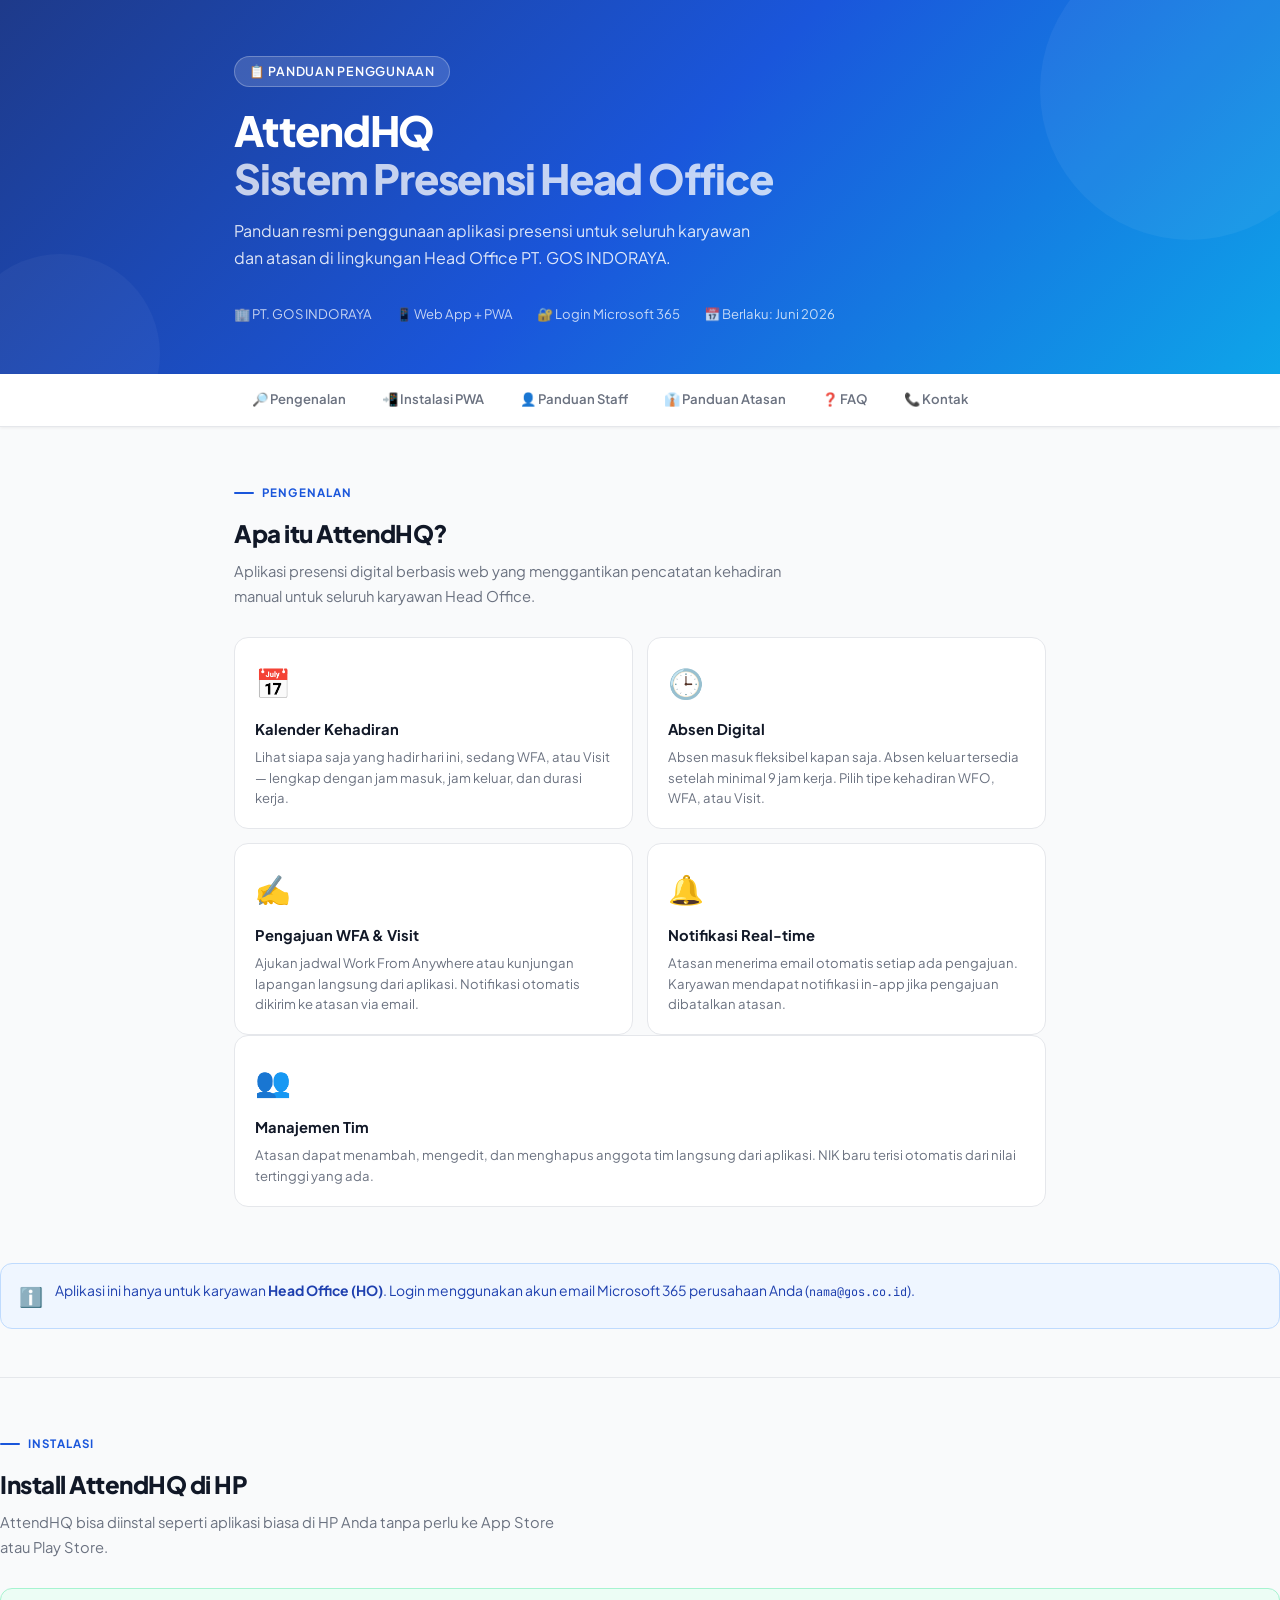
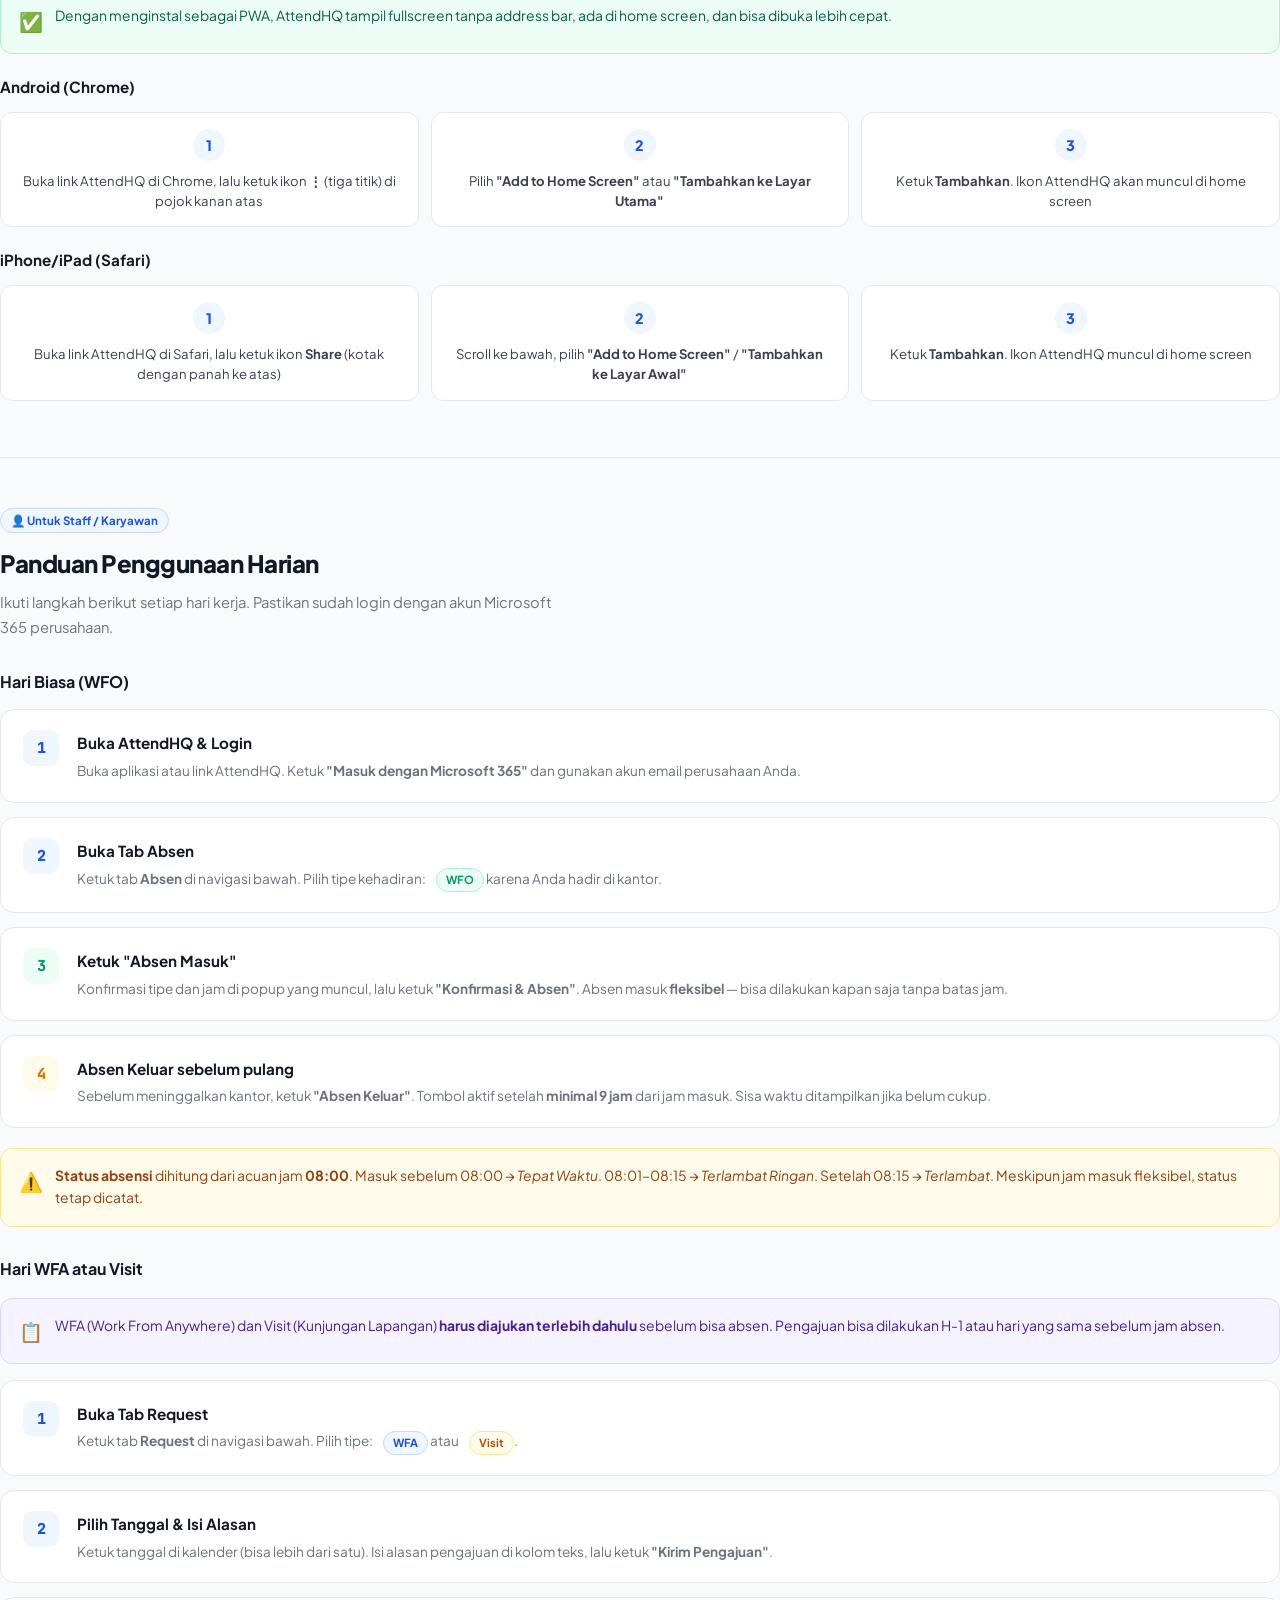
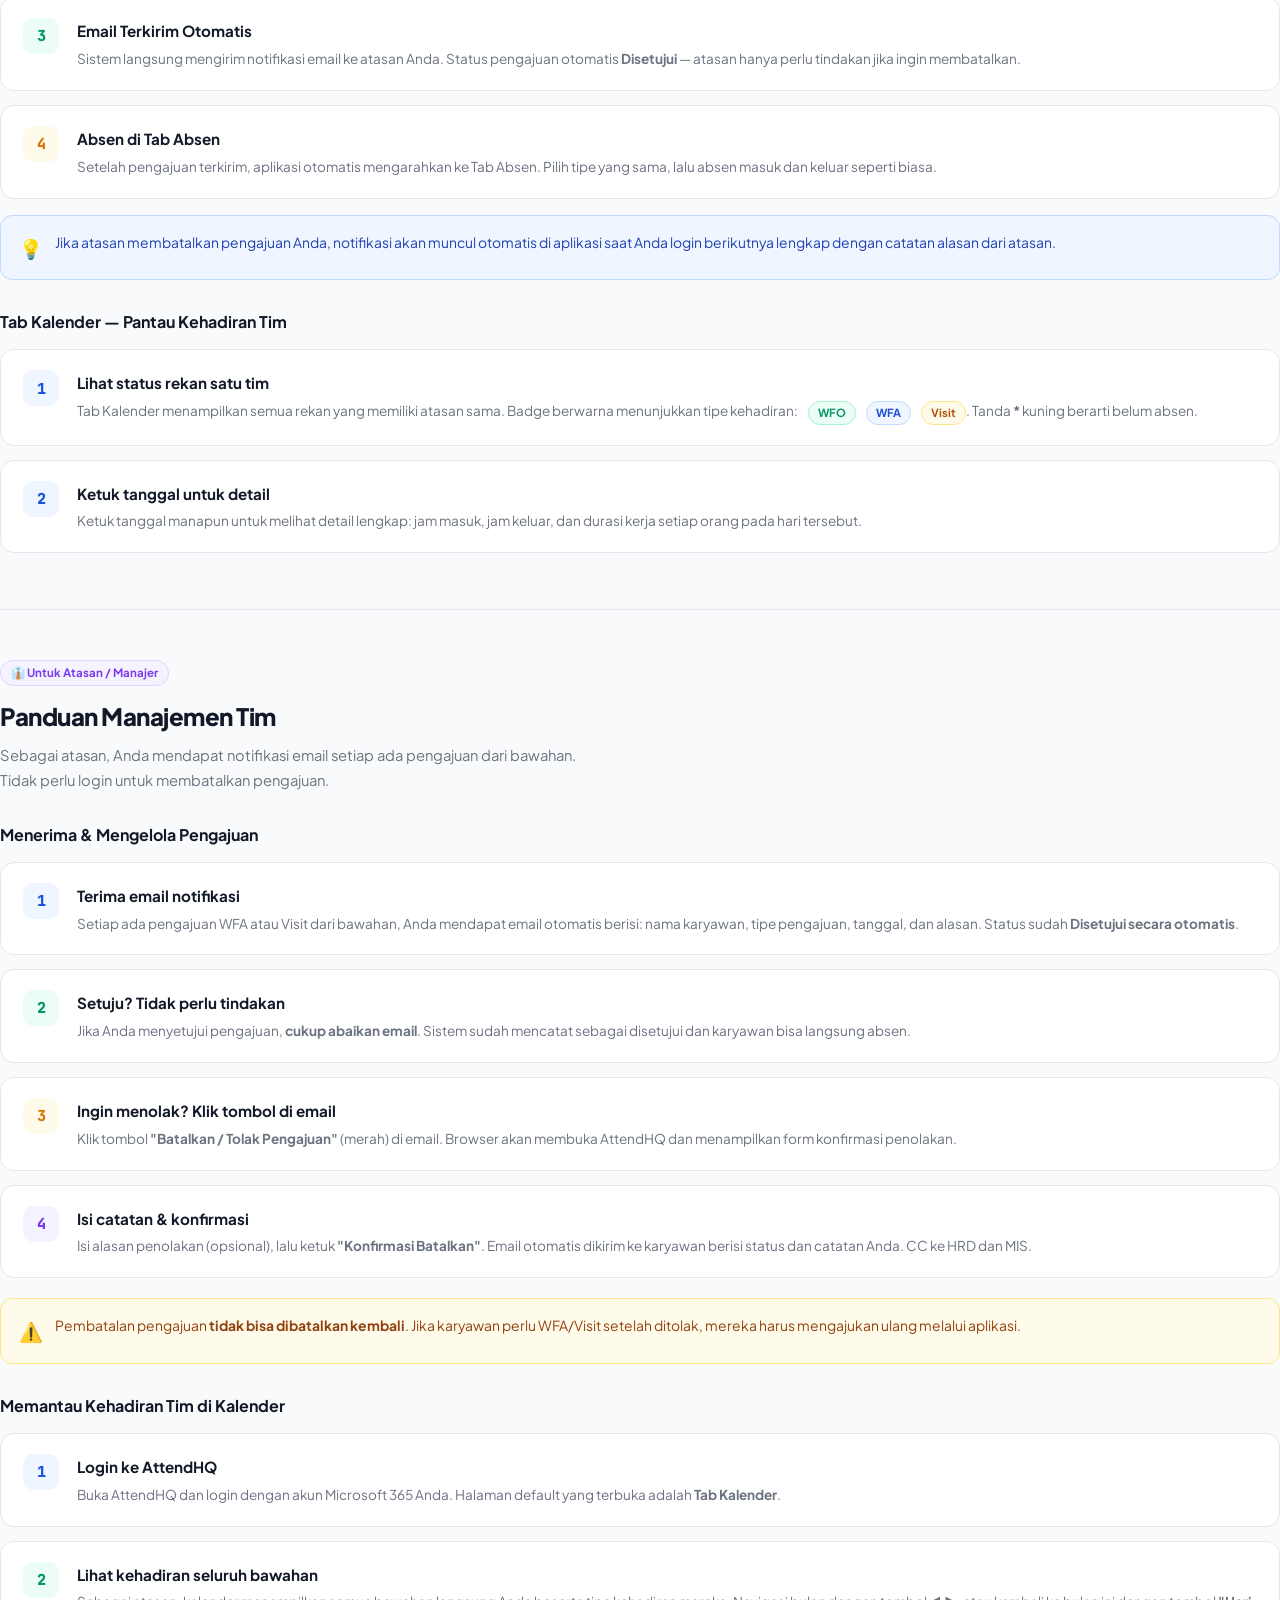
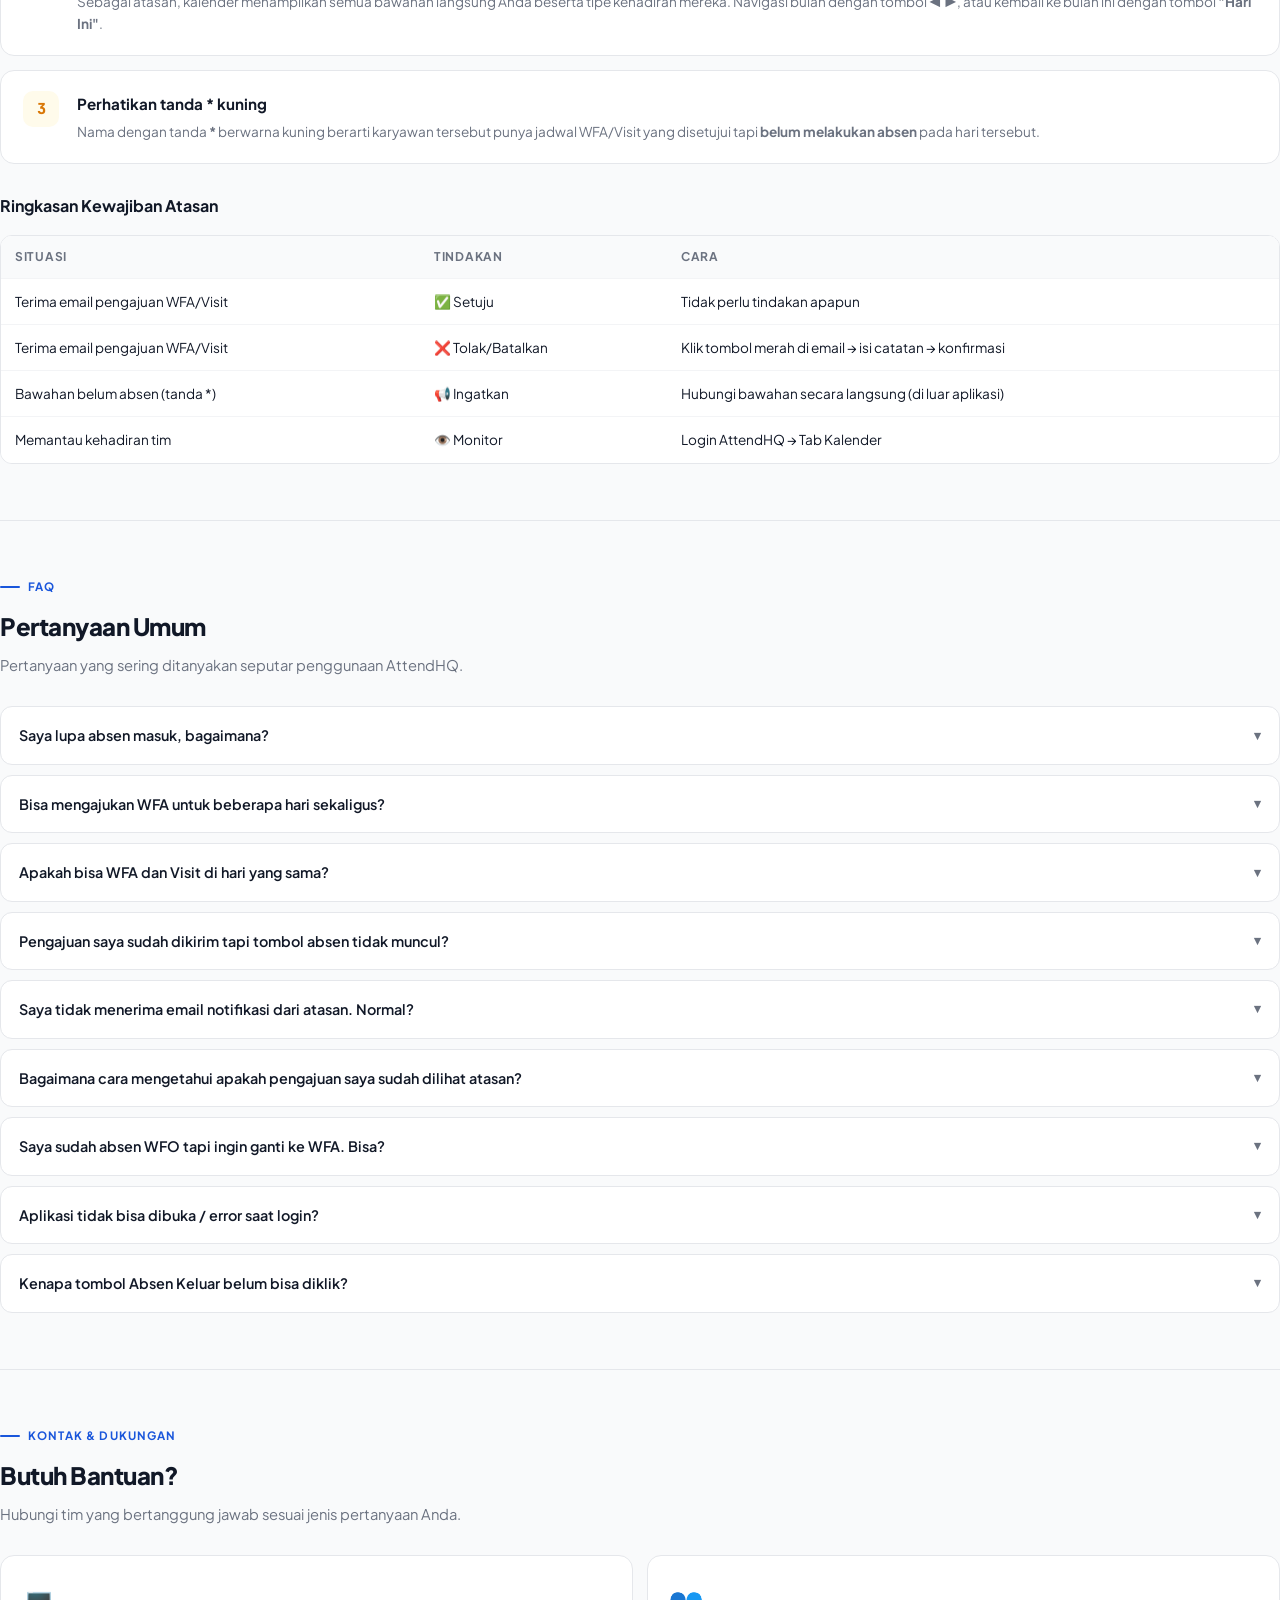
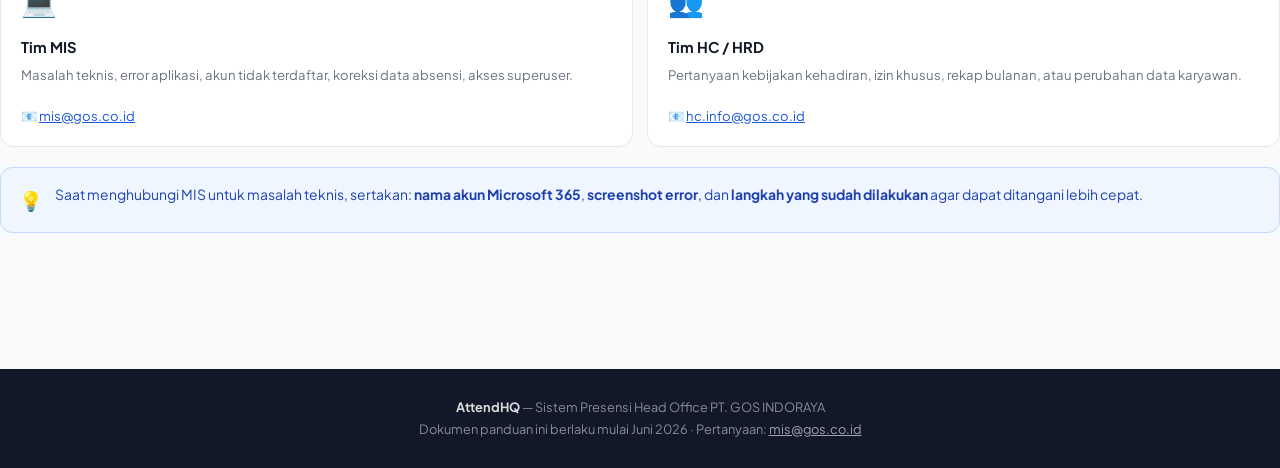
<file: panduan-attendhq.html>
<!DOCTYPE html>
<html lang="id">
<head>
<meta charset="UTF-8">
<meta name="viewport" content="width=device-width, initial-scale=1.0">
<title>Panduan AttendHQ — PT. GOS INDORAYA</title>
<style>
  @import url('https://fonts.googleapis.com/css2?family=Plus+Jakarta+Sans:wght@300;400;500;600;700;800&family=JetBrains+Mono:wght@400;500&display=swap');

  :root {
    --primary: #1a56db;
    --primary-light: #eff6ff;
    --primary-mid: #bfdbfe;
    --accent: #0ea5e9;
    --green: #059669;
    --green-light: #ecfdf5;
    --orange: #d97706;
    --orange-light: #fffbeb;
    --red: #dc2626;
    --red-light: #fef2f2;
    --purple: #7c3aed;
    --purple-light: #f5f3ff;
    --gray-50: #f9fafb;
    --gray-100: #f3f4f6;
    --gray-200: #e5e7eb;
    --gray-300: #d1d5db;
    --gray-500: #6b7280;
    --gray-700: #374151;
    --gray-900: #111827;
    --font: 'Plus Jakarta Sans', sans-serif;
    --mono: 'JetBrains Mono', monospace;
  }

  *, *::before, *::after { box-sizing: border-box; margin: 0; padding: 0; }

  body {
    font-family: var(--font);
    background: var(--gray-50);
    color: var(--gray-900);
    line-height: 1.7;
    font-size: 15px;
  }

  /* ---- PRINT ---- */
  @media print {
    .no-print { display: none !important; }
    body { background: white; font-size: 13px; }
    .section { page-break-inside: avoid; }
    .hero { background: var(--primary) !important; -webkit-print-color-adjust: exact; print-color-adjust: exact; }
  }

  /* ---- LAYOUT ---- */
  .container { max-width: 860px; margin: 0 auto; padding: 0 24px; }

  /* ---- HERO ---- */
  .hero {
    background: linear-gradient(135deg, #1e3a8a 0%, #1a56db 50%, #0ea5e9 100%);
    color: white;
    padding: 56px 0 48px;
    position: relative;
    overflow: hidden;
  }

  .hero::before {
    content: '';
    position: absolute;
    top: -60px; right: -60px;
    width: 300px; height: 300px;
    border-radius: 50%;
    background: rgba(255,255,255,0.05);
  }

  .hero::after {
    content: '';
    position: absolute;
    bottom: -80px; left: -40px;
    width: 200px; height: 200px;
    border-radius: 50%;
    background: rgba(255,255,255,0.04);
  }

  .hero-badge {
    display: inline-flex;
    align-items: center;
    gap: 6px;
    background: rgba(255,255,255,0.15);
    border: 1px solid rgba(255,255,255,0.25);
    border-radius: 100px;
    padding: 4px 14px;
    font-size: 0.78rem;
    font-weight: 600;
    letter-spacing: 0.06em;
    text-transform: uppercase;
    margin-bottom: 20px;
  }

  .hero-title {
    font-size: 2.6rem;
    font-weight: 800;
    letter-spacing: -0.03em;
    line-height: 1.15;
    margin-bottom: 14px;
  }

  .hero-title span { opacity: 0.75; }

  .hero-sub {
    font-size: 1rem;
    opacity: 0.85;
    max-width: 520px;
    margin-bottom: 32px;
  }

  .hero-meta {
    display: flex;
    gap: 24px;
    flex-wrap: wrap;
  }

  .hero-meta-item {
    font-size: 0.82rem;
    opacity: 0.75;
    display: flex;
    align-items: center;
    gap: 6px;
  }

  /* ---- TOC ---- */
  .toc-bar {
    background: white;
    border-bottom: 1px solid var(--gray-200);
    padding: 0;
    position: sticky;
    top: 0;
    z-index: 50;
    box-shadow: 0 1px 3px rgba(0,0,0,0.06);
  }

  .toc-inner {
    display: flex;
    gap: 0;
    overflow-x: auto;
    scrollbar-width: none;
  }

  .toc-inner::-webkit-scrollbar { display: none; }

  .toc-link {
    display: flex;
    align-items: center;
    gap: 7px;
    padding: 14px 18px;
    font-size: 0.82rem;
    font-weight: 600;
    color: var(--gray-500);
    text-decoration: none;
    white-space: nowrap;
    border-bottom: 2px solid transparent;
    transition: all 0.15s;
    flex-shrink: 0;
  }

  .toc-link:hover { color: var(--primary); border-bottom-color: var(--primary-mid); }

  /* ---- MAIN ---- */
  .main { padding: 48px 0 80px; }

  /* ---- SECTION ---- */
  .section { margin-bottom: 56px; }

  .section-label {
    display: inline-flex;
    align-items: center;
    gap: 8px;
    font-size: 0.72rem;
    font-weight: 700;
    letter-spacing: 0.1em;
    text-transform: uppercase;
    color: var(--primary);
    margin-bottom: 10px;
  }

  .section-label::before {
    content: '';
    display: block;
    width: 20px;
    height: 2px;
    background: var(--primary);
    border-radius: 2px;
  }

  .section-title {
    font-size: 1.5rem;
    font-weight: 800;
    letter-spacing: -0.02em;
    color: var(--gray-900);
    margin-bottom: 6px;
  }

  .section-desc {
    color: var(--gray-500);
    font-size: 0.92rem;
    margin-bottom: 28px;
    max-width: 580px;
  }

  /* ---- AUDIENCE TABS ---- */
  .audience-tabs {
    display: flex;
    gap: 10px;
    margin-bottom: 28px;
    flex-wrap: wrap;
  }

  .aud-tab {
    padding: 8px 18px;
    border-radius: 100px;
    font-size: 0.82rem;
    font-weight: 700;
    cursor: pointer;
    border: 2px solid var(--gray-200);
    background: white;
    color: var(--gray-500);
    transition: all 0.15s;
  }

  .aud-tab.active-staff { border-color: var(--primary); background: var(--primary-light); color: var(--primary); }
  .aud-tab.active-manager { border-color: var(--purple); background: var(--purple-light); color: var(--purple); }

  /* ---- STEP CARDS ---- */
  .steps { display: flex; flex-direction: column; gap: 14px; }

  .step-card {
    background: white;
    border: 1px solid var(--gray-200);
    border-radius: 14px;
    padding: 20px 22px;
    display: flex;
    gap: 18px;
    align-items: flex-start;
    transition: box-shadow 0.15s;
  }

  .step-card:hover { box-shadow: 0 4px 16px rgba(0,0,0,0.07); }

  .step-num {
    width: 36px;
    height: 36px;
    border-radius: 10px;
    background: var(--primary-light);
    color: var(--primary);
    font-weight: 800;
    font-size: 0.95rem;
    display: flex;
    align-items: center;
    justify-content: center;
    flex-shrink: 0;
    font-family: var(--mono);
  }

  .step-num.green { background: var(--green-light); color: var(--green); }
  .step-num.orange { background: var(--orange-light); color: var(--orange); }
  .step-num.purple { background: var(--purple-light); color: var(--purple); }

  .step-body { flex: 1; min-width: 0; }

  .step-title {
    font-weight: 700;
    font-size: 0.95rem;
    margin-bottom: 4px;
    color: var(--gray-900);
  }

  .step-desc {
    font-size: 0.85rem;
    color: var(--gray-500);
    line-height: 1.6;
  }

  .step-badge {
    display: inline-flex;
    align-items: center;
    padding: 2px 9px;
    border-radius: 100px;
    font-size: 0.7rem;
    font-weight: 700;
    margin-left: 8px;
    vertical-align: middle;
  }

  .badge-wfo { background: #ecfdf5; color: #059669; border: 1px solid #a7f3d0; }
  .badge-wfa { background: #eff6ff; color: #1d4ed8; border: 1px solid #bfdbfe; }
  .badge-visit { background: #fffbeb; color: #b45309; border: 1px solid #fde68a; }

  /* ---- INFO BOXES ---- */
  .info-box {
    border-radius: 12px;
    padding: 16px 18px;
    margin: 16px 0;
    display: flex;
    gap: 12px;
    font-size: 0.87rem;
    line-height: 1.6;
  }

  .info-box .icon { font-size: 1.2rem; flex-shrink: 0; margin-top: 1px; }
  .info-box.tip { background: var(--primary-light); border: 1px solid var(--primary-mid); color: #1e40af; }
  .info-box.warning { background: var(--orange-light); border: 1px solid #fde68a; color: #92400e; }
  .info-box.success { background: var(--green-light); border: 1px solid #a7f3d0; color: #065f46; }
  .info-box.info { background: var(--purple-light); border: 1px solid #ddd6fe; color: #4c1d95; }

  /* ---- GRID CARDS ---- */
  .grid-2 { display: grid; grid-template-columns: 1fr 1fr; gap: 14px; }
  @media (max-width: 600px) { .grid-2 { grid-template-columns: 1fr; } }

  .feat-card {
    background: white;
    border: 1px solid var(--gray-200);
    border-radius: 14px;
    padding: 20px;
  }

  .feat-card__icon {
    font-size: 1.8rem;
    margin-bottom: 10px;
    display: block;
  }

  .feat-card__title {
    font-weight: 700;
    font-size: 0.92rem;
    margin-bottom: 5px;
  }

  .feat-card__desc {
    font-size: 0.82rem;
    color: var(--gray-500);
    line-height: 1.55;
  }

  /* ---- FAQ ---- */
  .faq-list { display: flex; flex-direction: column; gap: 10px; }

  .faq-item {
    background: white;
    border: 1px solid var(--gray-200);
    border-radius: 12px;
    overflow: hidden;
  }

  .faq-q {
    padding: 16px 18px;
    font-weight: 600;
    font-size: 0.9rem;
    cursor: pointer;
    display: flex;
    justify-content: space-between;
    align-items: center;
    gap: 12px;
    user-select: none;
    list-style: none;
  }

  .faq-q::after {
    content: '▾';
    font-size: 0.8rem;
    color: var(--gray-500);
    transition: transform 0.2s;
    flex-shrink: 0;
  }

  details[open] .faq-q::after { transform: rotate(180deg); }

  .faq-a {
    padding: 0 18px 16px;
    font-size: 0.85rem;
    color: var(--gray-500);
    line-height: 1.65;
    border-top: 1px solid var(--gray-100);
    padding-top: 12px;
  }

  /* ---- TABLE ---- */
  .table-wrap { overflow-x: auto; border-radius: 12px; border: 1px solid var(--gray-200); margin: 16px 0; }

  table { width: 100%; border-collapse: collapse; font-size: 0.85rem; background: white; }
  th {
    background: var(--gray-50);
    padding: 11px 14px;
    text-align: left;
    font-size: 0.75rem;
    text-transform: uppercase;
    letter-spacing: 0.06em;
    color: var(--gray-500);
    font-weight: 700;
    white-space: nowrap;
  }
  td { padding: 11px 14px; border-top: 1px solid var(--gray-100); vertical-align: top; }
  tr:hover td { background: var(--gray-50); }

  /* ---- DIVIDER ---- */
  .divider { height: 1px; background: var(--gray-200); margin: 48px 0; }

  /* ---- AUDIENCE PILL ---- */
  .for-staff { display: inline-flex; align-items: center; gap: 5px; background: var(--primary-light); color: var(--primary); border: 1px solid var(--primary-mid); border-radius: 100px; padding: 2px 10px; font-size: 0.72rem; font-weight: 700; margin-bottom: 10px; }
  .for-manager { display: inline-flex; align-items: center; gap: 5px; background: var(--purple-light); color: var(--purple); border: 1px solid #ddd6fe; border-radius: 100px; padding: 2px 10px; font-size: 0.72rem; font-weight: 700; margin-bottom: 10px; }

  /* ---- FOOTER ---- */
  .footer {
    background: var(--gray-900);
    color: rgba(255,255,255,0.5);
    text-align: center;
    padding: 28px 24px;
    font-size: 0.8rem;
  }

  .footer strong { color: rgba(255,255,255,0.85); }

  /* ---- TIMELINE ---- */
  .timeline { position: relative; padding-left: 28px; }
  .timeline::before { content: ''; position: absolute; left: 7px; top: 8px; bottom: 8px; width: 2px; background: var(--gray-200); border-radius: 2px; }

  .tl-item { position: relative; margin-bottom: 20px; }
  .tl-dot { position: absolute; left: -24px; top: 5px; width: 14px; height: 14px; border-radius: 50%; background: var(--primary); border: 3px solid var(--primary-light); flex-shrink: 0; }
  .tl-dot.green { background: var(--green); border-color: var(--green-light); }
  .tl-dot.orange { background: var(--orange); border-color: var(--orange-light); }
  .tl-title { font-weight: 700; font-size: 0.9rem; margin-bottom: 3px; }
  .tl-desc { font-size: 0.83rem; color: var(--gray-500); }

  /* ---- PWA INSTALL ---- */
  .pwa-steps { display: grid; grid-template-columns: repeat(3, 1fr); gap: 12px; }
  @media (max-width: 600px) { .pwa-steps { grid-template-columns: 1fr; } }

  .pwa-step {
    background: white;
    border: 1px solid var(--gray-200);
    border-radius: 12px;
    padding: 16px;
    text-align: center;
  }

  .pwa-step__num {
    width: 32px; height: 32px;
    border-radius: 50%;
    background: var(--primary-light);
    color: var(--primary);
    font-weight: 800;
    font-size: 0.9rem;
    display: flex;
    align-items: center;
    justify-content: center;
    margin: 0 auto 10px;
  }

  .pwa-step__text { font-size: 0.82rem; color: var(--gray-700); line-height: 1.5; }
</style>
</head>
<body>

<!-- HERO -->
<div class="hero">
  <div class="container">
    <div class="hero-badge">📋 Panduan Penggunaan</div>
    <h1 class="hero-title">AttendHQ<br><span>Sistem Presensi Head Office</span></h1>
    <p class="hero-sub">Panduan resmi penggunaan aplikasi presensi untuk seluruh karyawan dan atasan di lingkungan Head Office PT. GOS INDORAYA.</p>
    <div class="hero-meta">
      <span class="hero-meta-item">🏢 PT. GOS INDORAYA</span>
      <span class="hero-meta-item">📱 Web App + PWA</span>
      <span class="hero-meta-item">🔐 Login Microsoft 365</span>
      <span class="hero-meta-item">📅 Berlaku: Juni 2026</span>
    </div>
  </div>
</div>

<!-- TOC -->
<nav class="toc-bar no-print">
  <div class="container">
    <div class="toc-inner">
      <a href="#pengenalan" class="toc-link">🔎 Pengenalan</a>
      <a href="#instalasi" class="toc-link">📲 Instalasi PWA</a>
      <a href="#staff" class="toc-link">👤 Panduan Staff</a>
      <a href="#atasan" class="toc-link">👔 Panduan Atasan</a>
      <a href="#faq" class="toc-link">❓ FAQ</a>
      <a href="#kontak" class="toc-link">📞 Kontak</a>
    </div>
  </div>
</nav>

<!-- MAIN -->
<main class="main">
<div class="container">

  <!-- PENGENALAN -->
  <section class="section" id="pengenalan">
    <div class="section-label">Pengenalan</div>
    <h2 class="section-title">Apa itu AttendHQ?</h2>
    <p class="section-desc">Aplikasi presensi digital berbasis web yang menggantikan pencatatan kehadiran manual untuk seluruh karyawan Head Office.</p>

    <div class="grid-2">
      <div class="feat-card">
        <span class="feat-card__icon">📅</span>
        <div class="feat-card__title">Kalender Kehadiran</div>
        <div class="feat-card__desc">Lihat siapa saja yang hadir hari ini, sedang WFA, atau Visit — lengkap dengan jam masuk, jam keluar, dan durasi kerja.</div>
      </div>
      <div class="feat-card">
        <span class="feat-card__icon">🕒</span>
        <div class="feat-card__title">Absen Digital</div>
        <div class="feat-card__desc">Absen masuk fleksibel kapan saja. Absen keluar tersedia setelah minimal 9 jam kerja. Pilih tipe kehadiran WFO, WFA, atau Visit.</div>
      </div>
      <div class="feat-card">
        <span class="feat-card__icon">✍️</span>
        <div class="feat-card__title">Pengajuan WFA & Visit</div>
        <div class="feat-card__desc">Ajukan jadwal Work From Anywhere atau kunjungan lapangan langsung dari aplikasi. Notifikasi otomatis dikirim ke atasan via email.</div>
      </div>
      <div class="feat-card">
        <span class="feat-card__icon">🔔</span>
        <div class="feat-card__title">Notifikasi Real-time</div>
        <div class="feat-card__desc">Atasan menerima email otomatis setiap ada pengajuan. Karyawan mendapat notifikasi in-app jika pengajuan dibatalkan atasan.</div>
      </div>
        </div>
      <div class="feat-card">
        <span class="feat-card__icon">👥</span>
        <div class="feat-card__title">Manajemen Tim</div>
        <div class="feat-card__desc">Atasan dapat menambah, mengedit, dan menghapus anggota tim langsung dari aplikasi. NIK baru terisi otomatis dari nilai tertinggi yang ada.</div>
      </div>
    </div>

    <div class="info-box tip" style="margin-top:20px;">
      <span class="icon">ℹ️</span>
      <div>Aplikasi ini hanya untuk karyawan <strong>Head Office (HO)</strong>. Login menggunakan akun email Microsoft 365 perusahaan Anda (<code style="font-family:var(--mono);font-size:0.85em;">nama@gos.co.id</code>).</div>
    </div>
  </section>

  <div class="divider"></div>

  <!-- INSTALASI PWA -->
  <section class="section" id="instalasi">
    <div class="section-label">Instalasi</div>
    <h2 class="section-title">Install AttendHQ di HP</h2>
    <p class="section-desc">AttendHQ bisa diinstal seperti aplikasi biasa di HP Anda tanpa perlu ke App Store atau Play Store.</p>

    <div class="info-box success">
      <span class="icon">✅</span>
      <div>Dengan menginstal sebagai PWA, AttendHQ tampil fullscreen tanpa address bar, ada di home screen, dan bisa dibuka lebih cepat.</div>
    </div>

    <h3 style="font-size:0.95rem;font-weight:700;margin:20px 0 12px;">Android (Chrome)</h3>
    <div class="pwa-steps">
      <div class="pwa-step">
        <div class="pwa-step__num">1</div>
        <div class="pwa-step__text">Buka link AttendHQ di Chrome, lalu ketuk ikon <strong>⋮</strong> (tiga titik) di pojok kanan atas</div>
      </div>
      <div class="pwa-step">
        <div class="pwa-step__num">2</div>
        <div class="pwa-step__text">Pilih <strong>"Add to Home Screen"</strong> atau <strong>"Tambahkan ke Layar Utama"</strong></div>
      </div>
      <div class="pwa-step">
        <div class="pwa-step__num">3</div>
        <div class="pwa-step__text">Ketuk <strong>Tambahkan</strong>. Ikon AttendHQ akan muncul di home screen</div>
      </div>
    </div>

    <h3 style="font-size:0.95rem;font-weight:700;margin:20px 0 12px;">iPhone/iPad (Safari)</h3>
    <div class="pwa-steps">
      <div class="pwa-step">
        <div class="pwa-step__num">1</div>
        <div class="pwa-step__text">Buka link AttendHQ di Safari, lalu ketuk ikon <strong>Share</strong> (kotak dengan panah ke atas)</div>
      </div>
      <div class="pwa-step">
        <div class="pwa-step__num">2</div>
        <div class="pwa-step__text">Scroll ke bawah, pilih <strong>"Add to Home Screen"</strong> / <strong>"Tambahkan ke Layar Awal"</strong></div>
      </div>
      <div class="pwa-step">
        <div class="pwa-step__num">3</div>
        <div class="pwa-step__text">Ketuk <strong>Tambahkan</strong>. Ikon AttendHQ muncul di home screen</div>
      </div>
    </div>
  </section>

  <div class="divider"></div>

  <!-- PANDUAN STAFF -->
  <section class="section" id="staff">
    <div class="for-staff">👤 Untuk Staff / Karyawan</div>
    <h2 class="section-title">Panduan Penggunaan Harian</h2>
    <p class="section-desc">Ikuti langkah berikut setiap hari kerja. Pastikan sudah login dengan akun Microsoft 365 perusahaan.</p>

    <h3 style="font-size:1rem;font-weight:700;margin-bottom:14px;">Hari Biasa (WFO)</h3>
    <div class="steps">
      <div class="step-card">
        <div class="step-num">1</div>
        <div class="step-body">
          <div class="step-title">Buka AttendHQ & Login</div>
          <div class="step-desc">Buka aplikasi atau link AttendHQ. Ketuk <strong>"Masuk dengan Microsoft 365"</strong> dan gunakan akun email perusahaan Anda.</div>
        </div>
      </div>
      <div class="step-card">
        <div class="step-num">2</div>
        <div class="step-body">
          <div class="step-title">Buka Tab Absen</div>
          <div class="step-desc">Ketuk tab <strong>Absen</strong> di navigasi bawah. Pilih tipe kehadiran: <span class="step-badge badge-wfo">WFO</span> karena Anda hadir di kantor.</div>
        </div>
      </div>
      <div class="step-card">
        <div class="step-num green">3</div>
        <div class="step-body">
          <div class="step-title">Ketuk "Absen Masuk"</div>
          <div class="step-desc">Konfirmasi tipe dan jam di popup yang muncul, lalu ketuk <strong>"Konfirmasi &amp; Absen"</strong>. Absen masuk <strong>fleksibel</strong> — bisa dilakukan kapan saja tanpa batas jam.</div>
        </div>
      </div>
      <div class="step-card">
        <div class="step-num orange">4</div>
        <div class="step-body">
          <div class="step-title">Absen Keluar sebelum pulang</div>
          <div class="step-desc">Sebelum meninggalkan kantor, ketuk <strong>"Absen Keluar"</strong>. Tombol aktif setelah <strong>minimal 9 jam</strong> dari jam masuk. Sisa waktu ditampilkan jika belum cukup.</div>
        </div>
      </div>
    </div>

    <div class="info-box warning" style="margin-top:20px;">
      <span class="icon">⚠️</span>
      <div><strong>Status absensi</strong> dihitung dari acuan jam <strong>08:00</strong>. Masuk sebelum 08:00 → <em>Tepat Waktu</em>. 08:01–08:15 → <em>Terlambat Ringan</em>. Setelah 08:15 → <em>Terlambat</em>. Meskipun jam masuk fleksibel, status tetap dicatat.</div>
    </div>

    <h3 style="font-size:1rem;font-weight:700;margin:28px 0 14px;">Hari WFA atau Visit</h3>
    <div class="info-box info">
      <span class="icon">📋</span>
      <div>WFA (Work From Anywhere) dan Visit (Kunjungan Lapangan) <strong>harus diajukan terlebih dahulu</strong> sebelum bisa absen. Pengajuan bisa dilakukan H-1 atau hari yang sama sebelum jam absen.</div>
    </div>

    <div class="steps" style="margin-top:14px;">
      <div class="step-card">
        <div class="step-num">1</div>
        <div class="step-body">
          <div class="step-title">Buka Tab Request</div>
          <div class="step-desc">Ketuk tab <strong>Request</strong> di navigasi bawah. Pilih tipe: <span class="step-badge badge-wfa">WFA</span> atau <span class="step-badge badge-visit">Visit</span>.</div>
        </div>
      </div>
      <div class="step-card">
        <div class="step-num">2</div>
        <div class="step-body">
          <div class="step-title">Pilih Tanggal & Isi Alasan</div>
          <div class="step-desc">Ketuk tanggal di kalender (bisa lebih dari satu). Isi alasan pengajuan di kolom teks, lalu ketuk <strong>"Kirim Pengajuan"</strong>.</div>
        </div>
      </div>
      <div class="step-card">
        <div class="step-num green">3</div>
        <div class="step-body">
          <div class="step-title">Email Terkirim Otomatis</div>
          <div class="step-desc">Sistem langsung mengirim notifikasi email ke atasan Anda. Status pengajuan otomatis <strong>Disetujui</strong> — atasan hanya perlu tindakan jika ingin membatalkan.</div>
        </div>
      </div>
      <div class="step-card">
        <div class="step-num orange">4</div>
        <div class="step-body">
          <div class="step-title">Absen di Tab Absen</div>
          <div class="step-desc">Setelah pengajuan terkirim, aplikasi otomatis mengarahkan ke Tab Absen. Pilih tipe yang sama, lalu absen masuk dan keluar seperti biasa.</div>
        </div>
      </div>
    </div>

    <div class="info-box tip" style="margin-top:16px;">
      <span class="icon">💡</span>
      <div>Jika atasan membatalkan pengajuan Anda, notifikasi akan muncul otomatis di aplikasi saat Anda login berikutnya lengkap dengan catatan alasan dari atasan.</div>
    </div>

    <h3 style="font-size:1rem;font-weight:700;margin:28px 0 14px;">Tab Kalender — Pantau Kehadiran Tim</h3>
    <div class="steps">
      <div class="step-card">
        <div class="step-num">1</div>
        <div class="step-body">
          <div class="step-title">Lihat status rekan satu tim</div>
          <div class="step-desc">Tab Kalender menampilkan semua rekan yang memiliki atasan sama. Badge berwarna menunjukkan tipe kehadiran: <span class="step-badge badge-wfo">WFO</span> <span class="step-badge badge-wfa">WFA</span> <span class="step-badge badge-visit">Visit</span>. Tanda <strong>*</strong> kuning berarti belum absen.</div>
        </div>
      </div>
      <div class="step-card">
        <div class="step-num">2</div>
        <div class="step-body">
          <div class="step-title">Ketuk tanggal untuk detail</div>
          <div class="step-desc">Ketuk tanggal manapun untuk melihat detail lengkap: jam masuk, jam keluar, dan durasi kerja setiap orang pada hari tersebut.</div>
        </div>
      </div>
    </div>
  </section>

  <div class="divider"></div>

  <!-- PANDUAN ATASAN -->
  <section class="section" id="atasan">
    <div class="for-manager">👔 Untuk Atasan / Manajer</div>
    <h2 class="section-title">Panduan Manajemen Tim</h2>
    <p class="section-desc">Sebagai atasan, Anda mendapat notifikasi email setiap ada pengajuan dari bawahan. Tidak perlu login untuk membatalkan pengajuan.</p>

    <h3 style="font-size:1rem;font-weight:700;margin-bottom:14px;">Menerima & Mengelola Pengajuan</h3>
    <div class="steps">
      <div class="step-card">
        <div class="step-num">1</div>
        <div class="step-body">
          <div class="step-title">Terima email notifikasi</div>
          <div class="step-desc">Setiap ada pengajuan WFA atau Visit dari bawahan, Anda mendapat email otomatis berisi: nama karyawan, tipe pengajuan, tanggal, dan alasan. Status sudah <strong>Disetujui secara otomatis</strong>.</div>
        </div>
      </div>
      <div class="step-card">
        <div class="step-num green">2</div>
        <div class="step-body">
          <div class="step-title">Setuju? Tidak perlu tindakan</div>
          <div class="step-desc">Jika Anda menyetujui pengajuan, <strong>cukup abaikan email</strong>. Sistem sudah mencatat sebagai disetujui dan karyawan bisa langsung absen.</div>
        </div>
      </div>
      <div class="step-card">
        <div class="step-num orange">3</div>
        <div class="step-body">
          <div class="step-title">Ingin menolak? Klik tombol di email</div>
          <div class="step-desc">Klik tombol <strong>"Batalkan / Tolak Pengajuan"</strong> (merah) di email. Browser akan membuka AttendHQ dan menampilkan form konfirmasi penolakan.</div>
        </div>
      </div>
      <div class="step-card">
        <div class="step-num purple">4</div>
        <div class="step-body">
          <div class="step-title">Isi catatan & konfirmasi</div>
          <div class="step-desc">Isi alasan penolakan (opsional), lalu ketuk <strong>"Konfirmasi Batalkan"</strong>. Email otomatis dikirim ke karyawan berisi status dan catatan Anda. CC ke HRD dan MIS.</div>
        </div>
      </div>
    </div>

    <div class="info-box warning" style="margin-top:20px;">
      <span class="icon">⚠️</span>
      <div>Pembatalan pengajuan <strong>tidak bisa dibatalkan kembali</strong>. Jika karyawan perlu WFA/Visit setelah ditolak, mereka harus mengajukan ulang melalui aplikasi.</div>
    </div>

    <h3 style="font-size:1rem;font-weight:700;margin:28px 0 14px;">Memantau Kehadiran Tim di Kalender</h3>
    <div class="steps">
      <div class="step-card">
        <div class="step-num">1</div>
        <div class="step-body">
          <div class="step-title">Login ke AttendHQ</div>
          <div class="step-desc">Buka AttendHQ dan login dengan akun Microsoft 365 Anda. Halaman default yang terbuka adalah <strong>Tab Kalender</strong>.</div>
        </div>
      </div>
      <div class="step-card">
        <div class="step-num green">2</div>
        <div class="step-body">
          <div class="step-title">Lihat kehadiran seluruh bawahan</div>
          <div class="step-desc">Sebagai atasan, kalender menampilkan semua bawahan langsung Anda beserta tipe kehadiran mereka. Navigasi bulan dengan tombol ◀ ▶, atau kembali ke bulan ini dengan tombol <strong>"Hari Ini"</strong>.</div>
        </div>
      </div>
      <div class="step-card">
        <div class="step-num orange">3</div>
        <div class="step-body">
          <div class="step-title">Perhatikan tanda * kuning</div>
          <div class="step-desc">Nama dengan tanda <strong>*</strong> berwarna kuning berarti karyawan tersebut punya jadwal WFA/Visit yang disetujui tapi <strong>belum melakukan absen</strong> pada hari tersebut.</div>
        </div>
      </div>
    </div>

    <h3 style="font-size:1rem;font-weight:700;margin:28px 0 14px;">Ringkasan Kewajiban Atasan</h3>
    <div class="table-wrap">
      <table>
        <thead>
          <tr>
            <th>Situasi</th>
            <th>Tindakan</th>
            <th>Cara</th>
          </tr>
        </thead>
        <tbody>
          <tr>
            <td>Terima email pengajuan WFA/Visit</td>
            <td>✅ Setuju</td>
            <td>Tidak perlu tindakan apapun</td>
          </tr>
          <tr>
            <td>Terima email pengajuan WFA/Visit</td>
            <td>❌ Tolak/Batalkan</td>
            <td>Klik tombol merah di email → isi catatan → konfirmasi</td>
          </tr>
          <tr>
            <td>Bawahan belum absen (tanda *)</td>
            <td>📢 Ingatkan</td>
            <td>Hubungi bawahan secara langsung (di luar aplikasi)</td>
          </tr>
          <tr>
            <td>Memantau kehadiran tim</td>
            <td>👁️ Monitor</td>
            <td>Login AttendHQ → Tab Kalender</td>
          </tr>
        </tbody>
      </table>
    </div>
  </section>

  <div class="divider"></div>

  <!-- FAQ -->
  <section class="section" id="faq">
    <div class="section-label">FAQ</div>
    <h2 class="section-title">Pertanyaan Umum</h2>
    <p class="section-desc">Pertanyaan yang sering ditanyakan seputar penggunaan AttendHQ.</p>

    <div class="faq-list">

      <details class="faq-item">
        <summary class="faq-q">Saya lupa absen masuk, bagaimana?</summary>
        <div class="faq-a">Karena jam masuk kini fleksibel, Anda bisa langsung absen masuk saat baru membuka aplikasi. Jika sudah terlanjur lewat hari (lupa absen sama sekali), hubungi tim MIS atau HRD untuk koreksi manual melalui SharePoint.</div>
      </details>

      <details class="faq-item">
        <summary class="faq-q">Bisa mengajukan WFA untuk beberapa hari sekaligus?</summary>
        <div class="faq-a">Bisa. Di Tab Request, ketuk beberapa tanggal sekaligus di kalender (semua tanggal akan terseleksi). Semua tanggal tersebut akan masuk dalam satu pengajuan dan satu email ke atasan.</div>
      </details>

      <details class="faq-item">
        <summary class="faq-q">Apakah bisa WFA dan Visit di hari yang sama?</summary>
        <div class="faq-a">Tidak. Setiap hari hanya bisa memiliki satu tipe kehadiran. Jika perlu WFA sekaligus kunjungan, pilih tipe yang lebih dominan pada hari tersebut.</div>
      </details>

      <details class="faq-item">
        <summary class="faq-q">Pengajuan saya sudah dikirim tapi tombol absen tidak muncul?</summary>
        <div class="faq-a">Pastikan Anda memilih tipe yang sama dengan pengajuan (WFA atau Visit) di Tab Absen. Jika masih tidak muncul, coba logout dan login kembali, atau hubungi MIS.</div>
      </details>

      <details class="faq-item">
        <summary class="faq-q">Saya tidak menerima email notifikasi dari atasan. Normal?</summary>
        <div class="faq-a">Jika pengajuan Anda diterima/dibiarkan oleh atasan, Anda tidak akan menerima email — itu normal karena sistem auto-approve. Email hanya dikirim ke Anda jika pengajuan <strong>dibatalkan/ditolak</strong> oleh atasan.</div>
      </details>

      <details class="faq-item">
        <summary class="faq-q">Bagaimana cara mengetahui apakah pengajuan saya sudah dilihat atasan?</summary>
        <div class="faq-a">Sistem tidak memiliki fitur read receipt. Namun karena status sudah <strong>Approved secara otomatis</strong>, Anda bisa langsung absen tanpa menunggu konfirmasi dari atasan. Jika atasan menolak, Anda akan mendapat notifikasi.</div>
      </details>

      <details class="faq-item">
        <summary class="faq-q">Saya sudah absen WFO tapi ingin ganti ke WFA. Bisa?</summary>
        <div class="faq-a">Tidak bisa mengubah tipe kehadiran setelah absen masuk tersimpan. Hubungi MIS untuk koreksi jika ada kesalahan input.</div>
      </details>

      <details class="faq-item">
        <summary class="faq-q">Aplikasi tidak bisa dibuka / error saat login?</summary>
        <div class="faq-a">Pastikan menggunakan browser terbaru (Chrome atau Safari). Coba clear cache browser, lalu buka ulang link. Jika masih bermasalah, hubungi tim MIS dengan screenshot error yang muncul.</div>
      </details>

      <details class="faq-item">
        <summary class="faq-q">Kenapa tombol Absen Keluar belum bisa diklik?</summary>
        <div class="faq-a">Tombol Absen Keluar baru aktif setelah Anda bekerja minimal <strong>9 jam</strong> dari waktu absen masuk. Jika belum cukup, aplikasi menampilkan pesan sisa waktu (contoh: "Sisa waktu: 2 jam 15 menit lagi"). Tunggu hingga durasi tercapai, lalu absen keluar.</div>
      </details>

    </div>
  </section>

  <div class="divider"></div>

  <!-- KONTAK -->
  <section class="section" id="kontak">
    <div class="section-label">Kontak & Dukungan</div>
    <h2 class="section-title">Butuh Bantuan?</h2>
    <p class="section-desc">Hubungi tim yang bertanggung jawab sesuai jenis pertanyaan Anda.</p>

    <div class="grid-2">
      <div class="feat-card">
        <span class="feat-card__icon">💻</span>
        <div class="feat-card__title">Tim MIS</div>
        <div class="feat-card__desc">Masalah teknis, error aplikasi, akun tidak terdaftar, koreksi data absensi, akses superuser.<br><br>
        📧 <a href="mailto:mis@gos.co.id" style="color:var(--primary);">mis@gos.co.id</a></div>
      </div>
      <div class="feat-card">
        <span class="feat-card__icon">👥</span>
        <div class="feat-card__title">Tim HC / HRD</div>
        <div class="feat-card__desc">Pertanyaan kebijakan kehadiran, izin khusus, rekap bulanan, atau perubahan data karyawan.<br><br>
        📧 <a href="mailto:hc.info@gos.co.id" style="color:var(--primary);">hc.info@gos.co.id</a></div>
      </div>
    </div>

    <div class="info-box tip" style="margin-top:20px;">
      <span class="icon">💡</span>
      <div>Saat menghubungi MIS untuk masalah teknis, sertakan: <strong>nama akun Microsoft 365</strong>, <strong>screenshot error</strong>, dan <strong>langkah yang sudah dilakukan</strong> agar dapat ditangani lebih cepat.</div>
    </div>
  </section>

</div>
</main>

<!-- FOOTER -->
<footer class="footer">
  <strong>AttendHQ</strong> — Sistem Presensi Head Office PT. GOS INDORAYA<br>
  Dokumen panduan ini berlaku mulai Juni 2026 · Pertanyaan: <a href="mailto:mis@gos.co.id" style="color:rgba(255,255,255,0.6);">mis@gos.co.id</a>
</footer>

<script>
  // Tambah event listener untuk btn-close-rejected-notif-ok
  document.querySelectorAll('[href^="#"]').forEach(a => {
    a.addEventListener('click', e => {
      e.preventDefault();
      const target = document.querySelector(a.getAttribute('href'));
      if (target) target.scrollIntoView({ behavior: 'smooth', block: 'start' });
    });
  });
</script>

</body>
</html>
</file>
